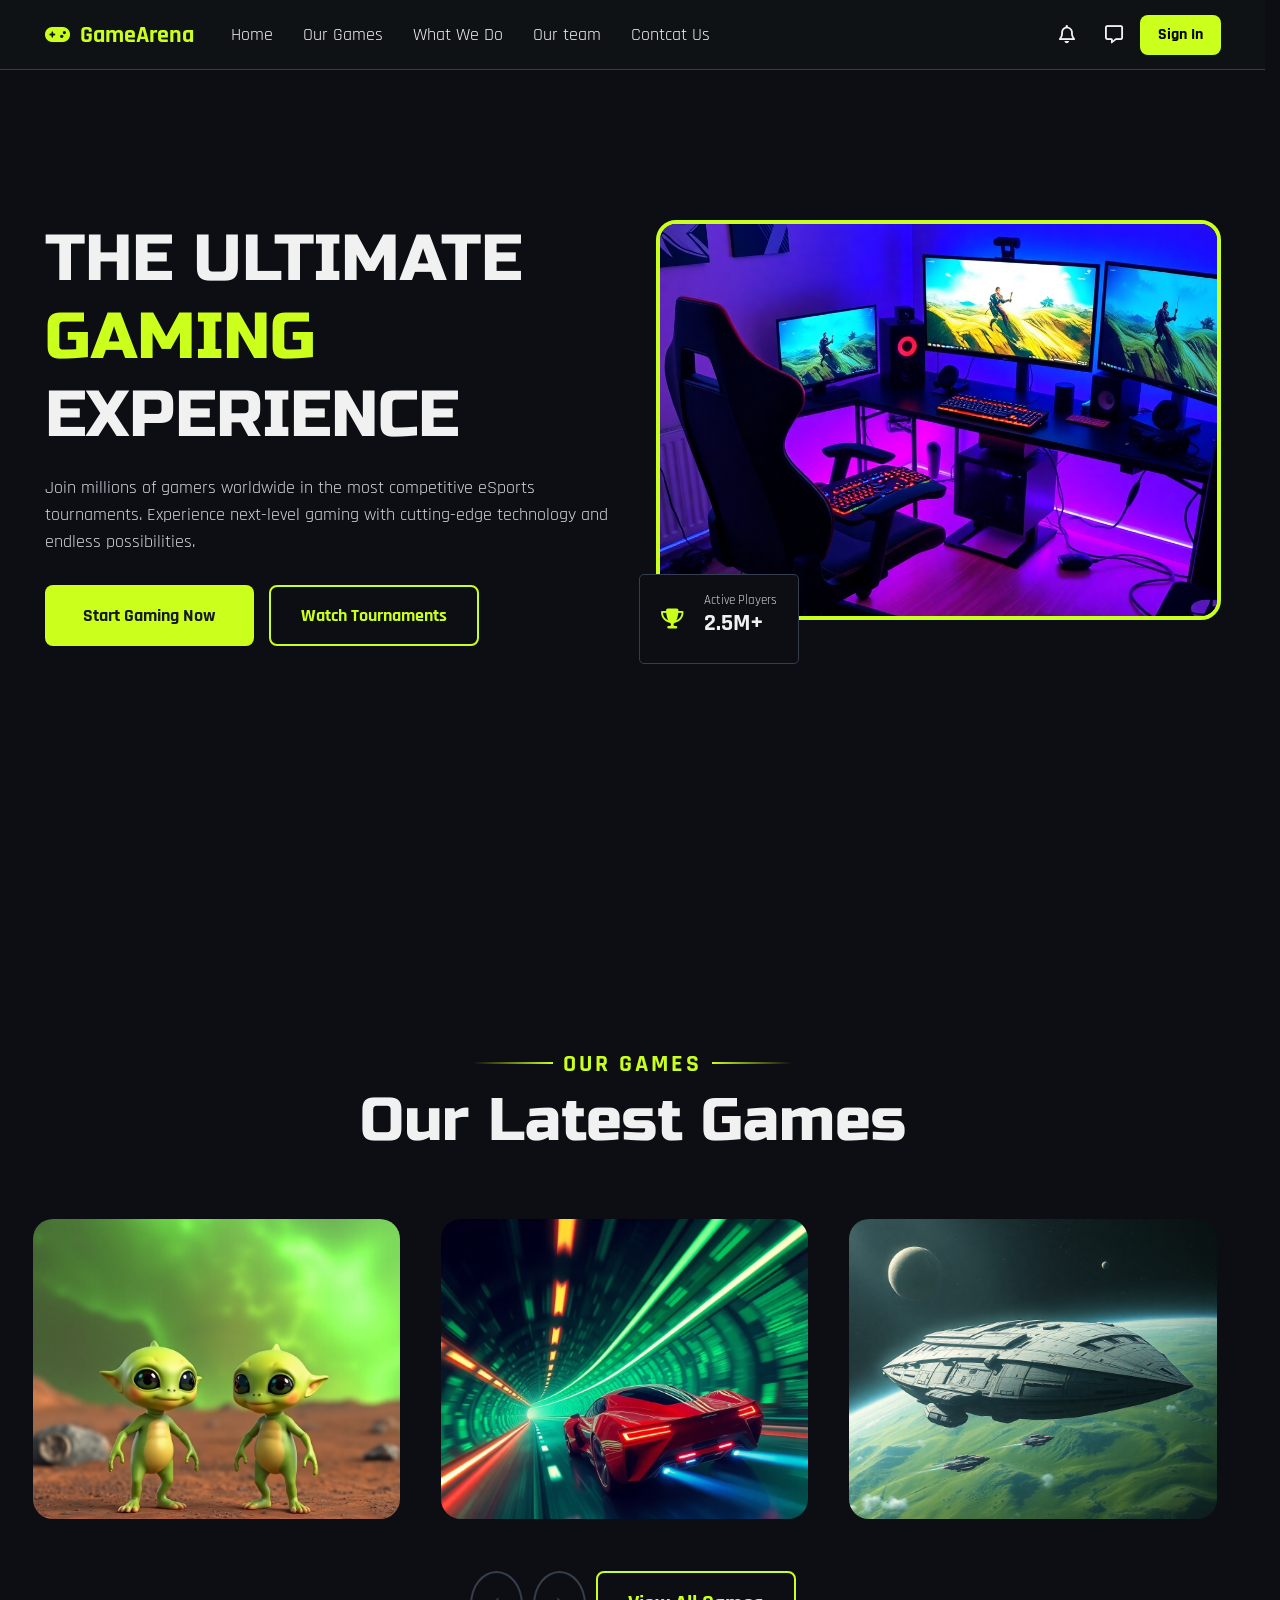
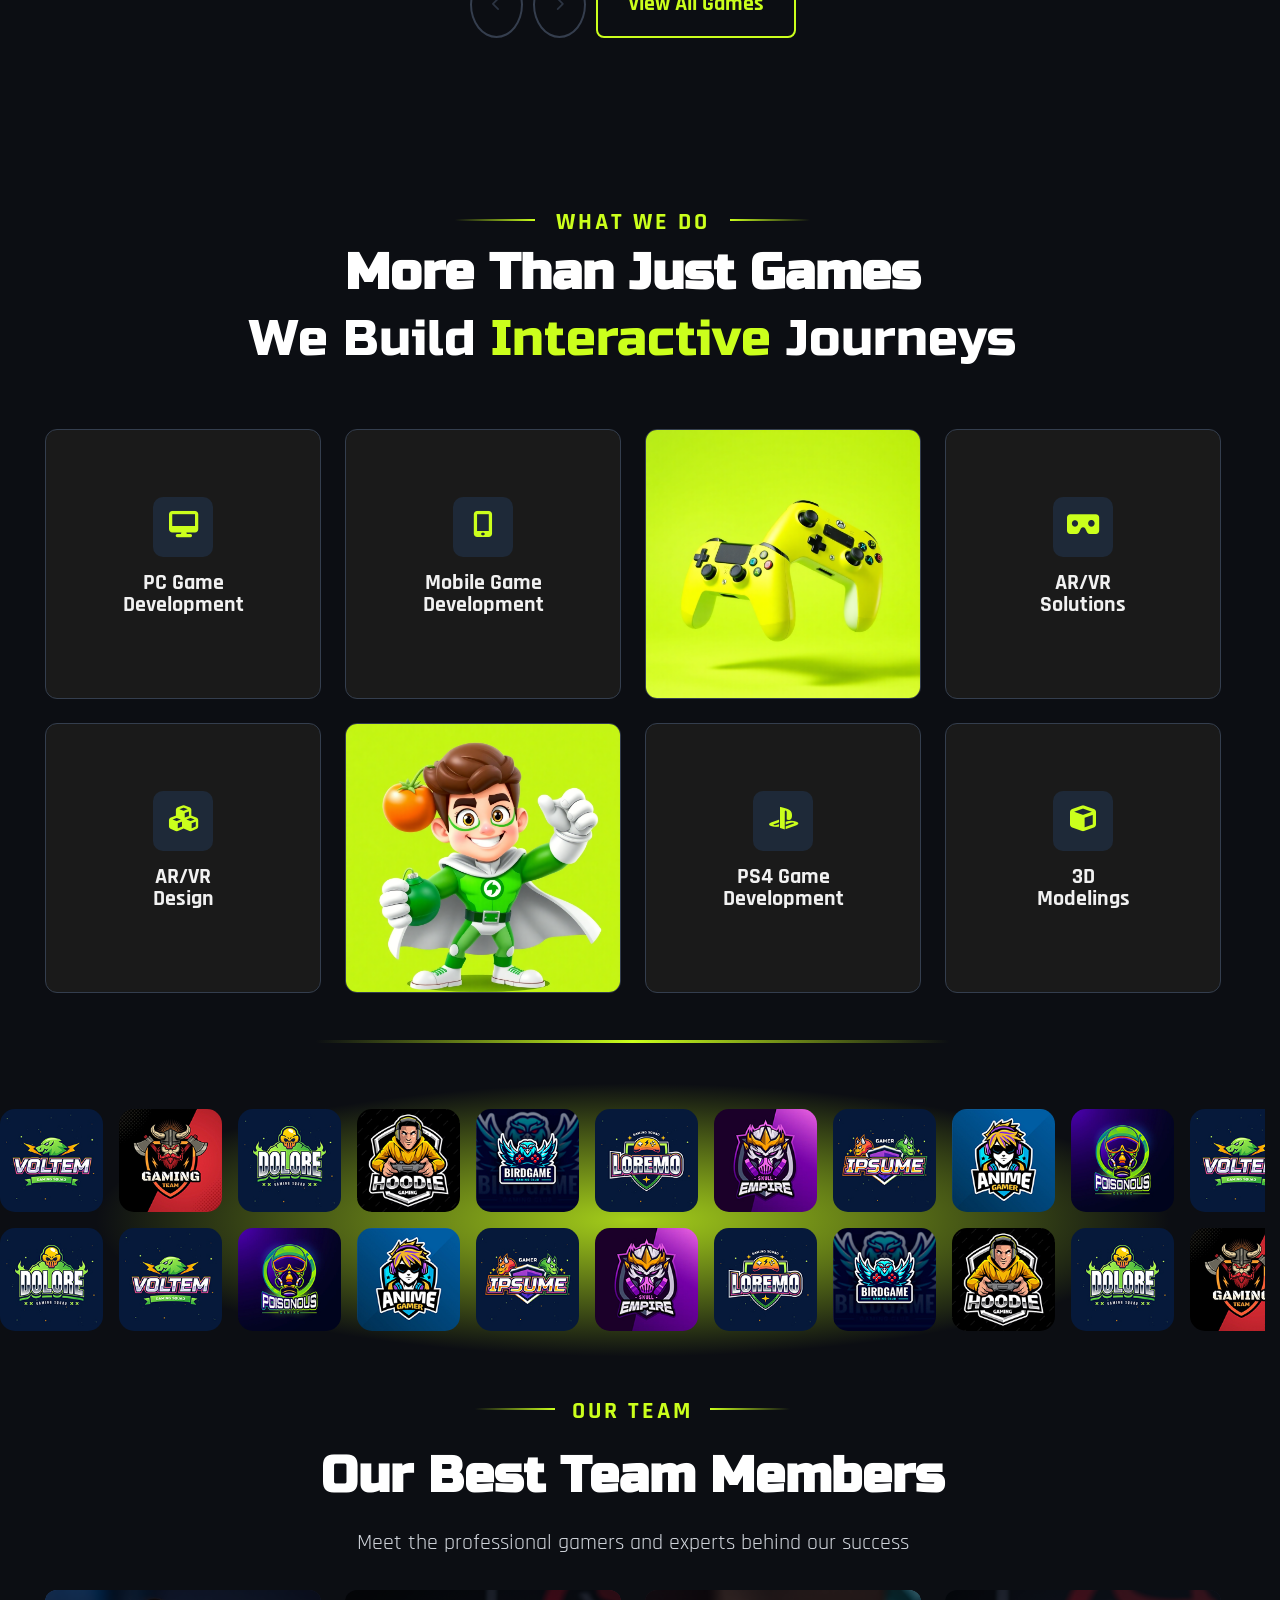
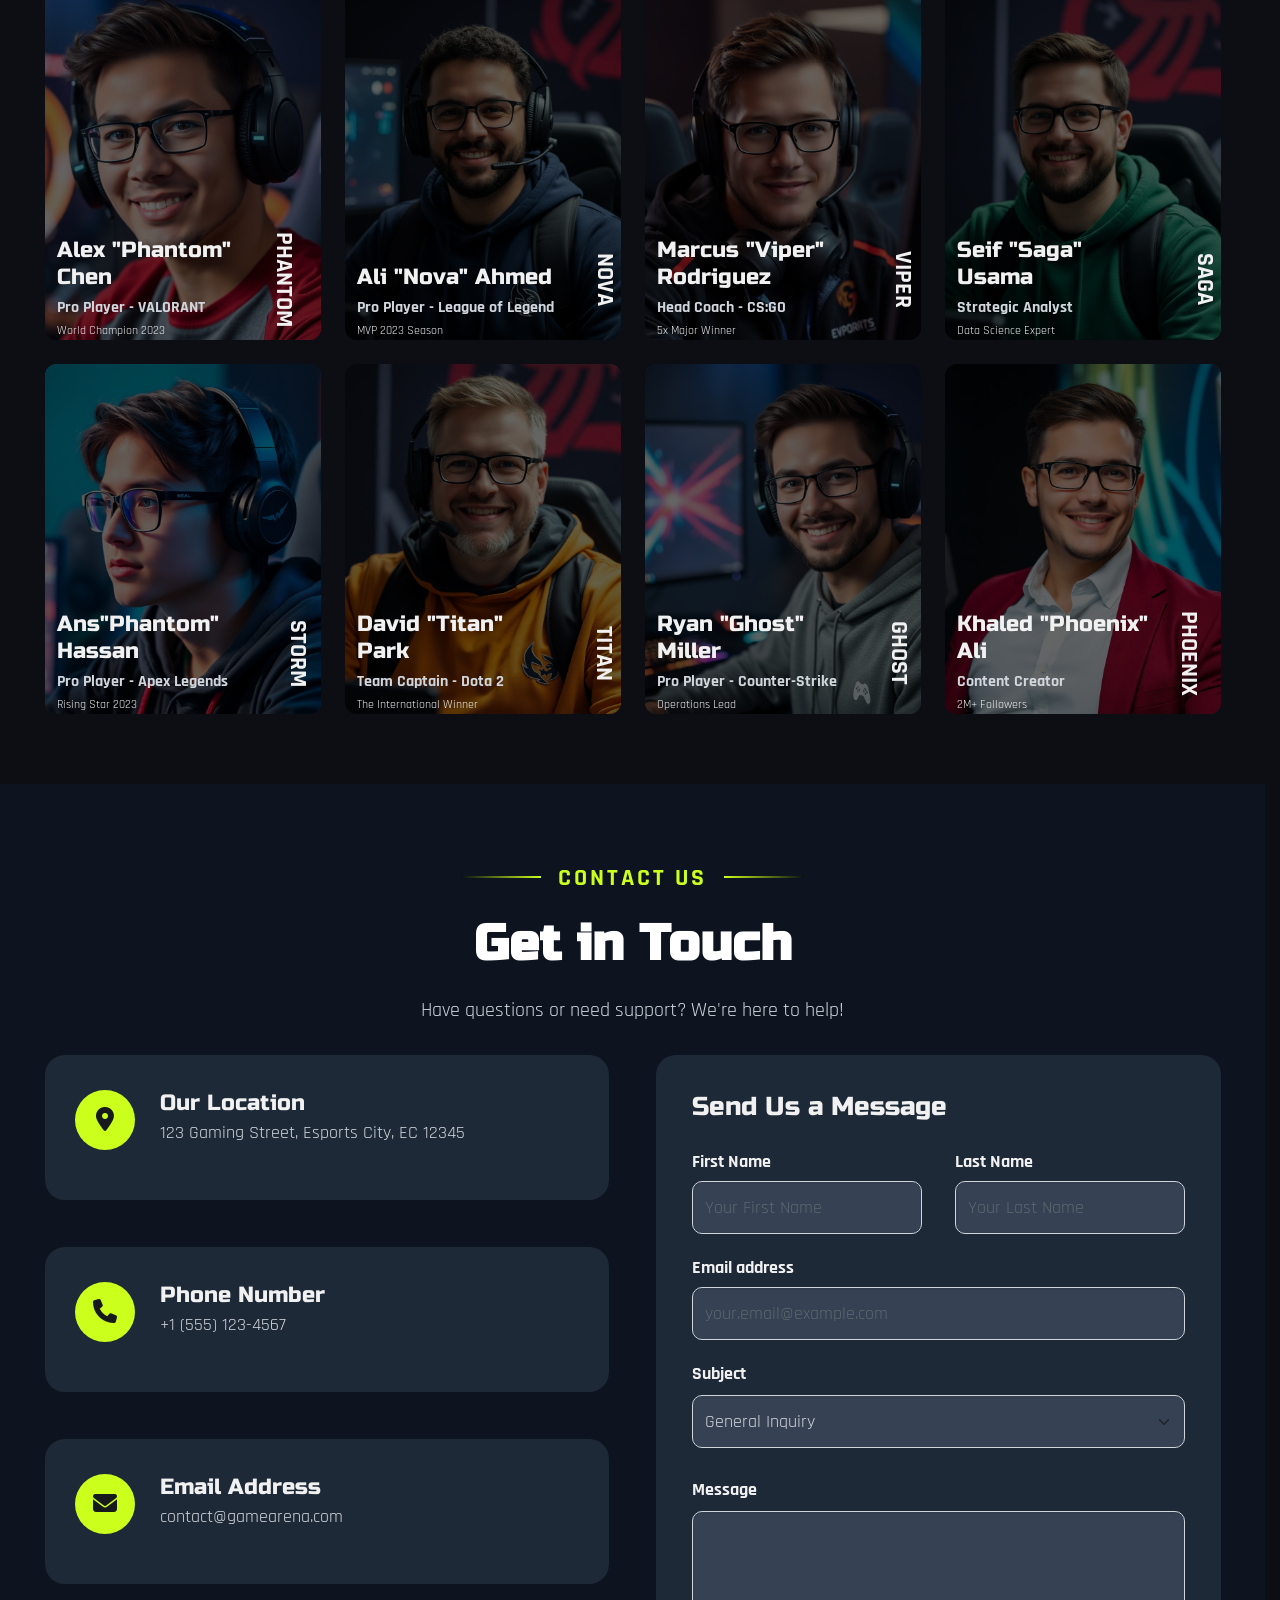
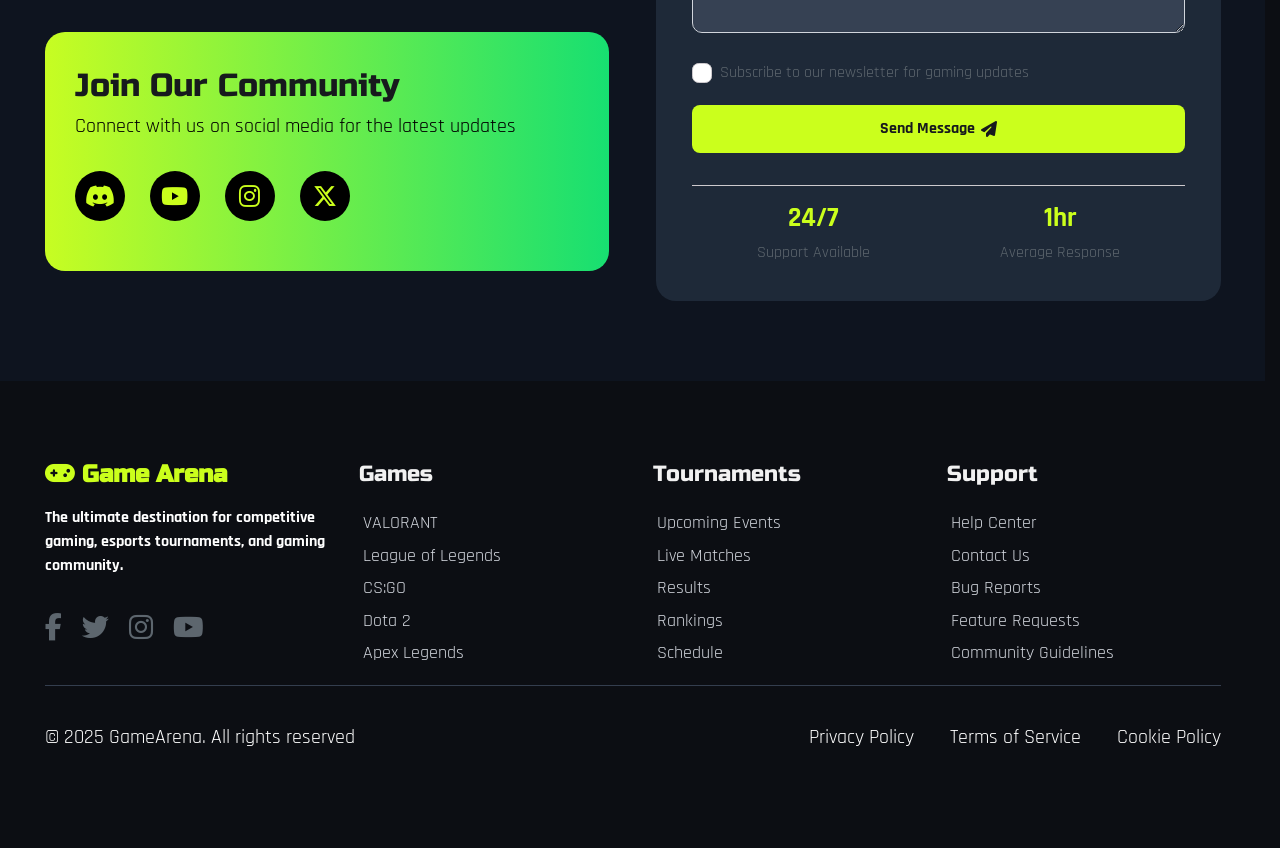
<file: index.html>
<html>

<head>
  <link rel="stylesheet" href="https://cdnjs.cloudflare.com/ajax/libs/font-awesome/6.7.2/css/all.min.css" />
  <link rel="stylesheet" href="css/bootstrap.min.css" />
  <link rel="stylesheet" href="css/style.css" />
  <link rel="icon" type="image/png" href="imags/logo.png" >
  <title>Games Website</title>
  <meta name="viewport" content="width=device-width, initial-scale=1.0" />
  <meta http-equiv="Content-Type" content="text/html;charset=UTF-8" />
</head>

<body>
  <nav class="navbar  lg:navbar-expand bg-1 ps-6 pe-6 " data-bs-theme="dark">
    <div class="container ">
      <a class="navbar-brand" href="#">
        <i class="fa-solid fa-gamepad"></i>
        GameArena
      </a>
      <button class="btn-icon navbar-toggler" type="button" data-bs-toggle="drawer" data-bs-target="#navbarDarkDrawer"
        aria-controls="navbarDarkDrawer" aria-expanded="false" aria-label="Toggle navigation">
        <span class="navbar-toggler-icon" aria-hidden="true"></span>
      </button>
      <dialog class="drawer drawer-end" tabindex="-1" id="navbarDarkDrawer" aria-labelledby="navbarDarkDrawerLabel">
        <div class="drawer-header">
          <h5 class="drawer-title" id="navbarDarkDrawerLabel">Menu</h5>
          <button type="button" class="btn-close" data-bs-dismiss="drawer" aria-label="Close"></button>
        </div>
        <div class="drawer-body mb-2 md:mb-0">
          <ul class="nav navbar-nav me-auto ps-3 pt-2 pb-2">
            <li class="nav-item">
              <a class="nav-link " aria-current="page" href="#home">Home</a>
            </li>
            <li class="nav-item">
              <a class="nav-link" href="#our-games">Our Games</a>
            </li>
            <li class="nav-item">
              <a class="nav-link" href="#what-we-do">What We Do</a>
            </li>
            <li class="nav-item">
              <a class="nav-link" href="#our-team">Our team</a>
            </li>
            <li class="nav-item">
              <a class="nav-link" href="#contact-us">Contcat Us</a>
            </li>
          </ul>
          <div class="btns">
            <button type="button" class="btn-2 btn-text "><i class="fa-regular fa-bell"
                style="font-size: 18px;"></i></button>
            <button type="button" class="btn-2 btn-text "><i class="fa-regular fa-message"
                style="font-size: 18px;"></i></button>
            <button type="button" class="btn btn-solid btn-sign ">Sign In</button>
          </div>
        </div>
    </div>
    </dialog>
    </div>
  </nav>
  <section class="home" id="home">
    <div class="container">
      <div class="inner d-flex justify-content-between align-content-center flex-wrap">
        <div class="text-content w-50">
          <h1>
            <span class="d-block">THE ULTIMATE</span>
            <span class="d-block different-color">GAMING</span>
            <span class="d-block">EXPERIENCE</span>
          </h1>
          <p>Join millions of gamers worldwide in the most competitive eSports tournaments. Experience next-level gaming
            with cutting-edge technology and endless possibilities.</p>
          <div class="buttons d-flex flex-wrap">
            <button type="button" class="btn btn-solid btn-start ">Start Gaming Now</button>
            <button type="button" class="btn btn-watch">Watch Tournaments</button>
          </div>
        </div>
        <div class="position-relative side-imges">
          <div class="img-content  ">
            <img src="imags/hero-img (1).png" alt="">
          </div>
          <div
            class="poster d-flex position-absolute  justify-content-evenly align-items-center align-content-center flex-wrap">
            <i class="fa-solid fa-trophy"></i>
            <p>
              <span class="d-block first-line">Active Players</span>
              <span class="d-block second-line">2.5M+</span>
            </p>
          </div>
        </div>
      </div>
    </div>
  </section>
  <section class="our-games " id="our-games">
    <div class="container ">
      <div id="carouselEndsWrap" class="carousel slide w-100 " data-bs-ends="false">
        <div class="title d-flex flex-column justify-content-between align-items-center">
          <h4>OUR GAMES</h4>
          <h1>Our Latest Games</h1>
        </div>

        <div class="carousel-inner rounded-5">
          <div class="carousel-item active d-flex justify-content-between pe-5">

            <div class="item item-1 position-relative">
              <img src="imags/latest-games-1.png" class="d-block w-100" alt="...">
              <div
                class="upper-layer position-absolute top-0 end-0 start-0 bottom-0 z-5 d-flex flex-column  justify-content-between p-4">
                <div class="position-relative ">
                  <div class="move d-flex flex-row position-absolute">
                    <span><i class="fa-solid fa-gamepad"></i> ADVENTURE</span>
                    <span><i class="fa-solid fa-users"></i> MULTIPLAYER</span>
                  </div>
                </div>
                <div class="move-2 position-relative">
                  <p class="posiion-absolute">Alien Companions</p>
                </div>
              </div>
            </div>

            <div class="item item-2 position-relative">
              <img src="imags/latest-games-2.png" class="d-block w-100" alt="...">
              <div
                class="upper-layer position-absolute top-0 end-0 start-0 bottom-0 z-5 d-flex flex-column  justify-content-between p-4">
                <div class="position-relative ">
                  <div class="move d-flex flex-row position-absolute">
                    <span><i class="fa-solid fa-gamepad"></i> ADVENTURE</span>
                    <span><i class="fa-solid fa-users"></i> MULTIPLAYER</span>
                  </div>
                </div>
                <div class="move-2 position-relative">
                  <p class="posiion-absolute">Alien Companions</p>
                </div>
              </div>
            </div>

            <div class="item item-3 position-relative">
              <img src="imags/latest-games-3.png" class="d-block w-100" alt="...">
              <div
                class="upper-layer position-absolute top-0 end-0 start-0 bottom-0 z-5 d-flex flex-column  justify-content-between p-4">
                <div class="position-relative ">
                  <div class="move d-flex flex-row position-absolute">
                    <span><i class="fa-solid fa-gamepad"></i> ADVENTURE</span>
                    <span><i class="fa-solid fa-users"></i> MULTIPLAYER</span>
                  </div>
                </div>
                <div class="move-2 position-relative">
                  <p class="posiion-absolute">Alien Companions</p>
                </div>
              </div>
            </div>

          </div>

          <div class="carousel-item d-flex justify-content-between pe-5">
            <div class="item item-1 position-relative">
              <img src="imags/latest-games-4.png" class="d-block w-100" alt="...">
              <div
                class="upper-layer position-absolute top-0 end-0 start-0 bottom-0 z-5 d-flex flex-column  justify-content-between p-4">
                <div class="position-relative ">
                  <div class="move d-flex flex-row position-absolute">
                    <span><i class="fa-solid fa-gamepad"></i> ADVENTURE</span>
                    <span><i class="fa-solid fa-users"></i> MULTIPLAYER</span>
                  </div>
                </div>
                <div class="move-2 position-relative">
                  <p class="posiion-absolute">Alien Companions</p>
                </div>
              </div>
            </div>
            <div class="item item-2 position-relative">
              <img src="imags/latest-games-5.png" class="d-block w-100" alt="...">
              <div
                class="upper-layer position-absolute top-0 end-0 start-0 bottom-0 z-5 d-flex flex-column  justify-content-between p-4">
                <div class="position-relative ">
                  <div class="move d-flex flex-row position-absolute">
                    <span><i class="fa-solid fa-gamepad"></i> ADVENTURE</span>
                    <span><i class="fa-solid fa-users"></i> MULTIPLAYER</span>
                  </div>
                </div>
                <div class="move-2 position-relative">
                  <p class="posiion-absolute">Alien Companions</p>
                </div>
              </div>
            </div>
            <div class="item item-3 position-relative">
              <img src="imags/latest-games-6.png" class="d-block w-100" alt="...">
              <div
                class="upper-layer position-absolute top-0 end-0 start-0 bottom-0 z-5 d-flex flex-column  justify-content-between p-4">
                <div class="position-relative ">
                  <div class="move d-flex flex-row position-absolute">
                    <span><i class="fa-solid fa-gamepad"></i> ADVENTURE</span>
                    <span><i class="fa-solid fa-users"></i> MULTIPLAYER</span>
                  </div>
                </div>
                <div class="move-2 position-relative">
                  <p class="posiion-absolute">Alien Companions</p>
                </div>
              </div>
            </div>
          </div>

          <div class="carousel-item d-flex justify-content-between pe-3">
            <div class="item item-1 position-relative">
              <img src="imags/latest-games-7.png" class="d-block w-100" alt="...">
              <div
                class="upper-layer position-absolute top-0 end-0 start-0 bottom-0 z-5 d-flex flex-column  justify-content-between p-4">
                <div class="position-relative ">
                  <div class="move d-flex flex-row position-absolute">
                    <span><i class="fa-solid fa-gamepad"></i> ADVENTURE</span>
                    <span><i class="fa-solid fa-users"></i> MULTIPLAYER</span>
                  </div>
                </div>
                <div class="move-2 position-relative">
                  <p class="posiion-absolute">Alien Companions</p>
                </div>
              </div>
            </div>
            <div class="item item-2 position-relative">
              <img src="imags/latest-games-8.png" class="d-block w-100" alt="...">
              <div
                class="upper-layer position-absolute top-0 end-0 start-0 bottom-0 z-5 d-flex flex-column  justify-content-between p-4">
                <div class="position-relative ">
                  <div class="move d-flex flex-row position-absolute">
                    <span><i class="fa-solid fa-gamepad"></i> ADVENTURE</span>
                    <span><i class="fa-solid fa-users"></i> MULTIPLAYER</span>
                  </div>
                </div>
                <div class="move-2 position-relative">
                  <p class="posiion-absolute">Alien Companions</p>
                </div>
              </div>
            </div>
            <div class="item item-3 position-relative">
              <img src="imags/latest-games-9.png" class="d-block w-100" alt="...">
              <div
                class="upper-layer position-absolute top-0 end-0 start-0 bottom-0 z-5 d-flex flex-column  justify-content-between p-4">
                <div class="position-relative ">
                  <div class="move d-flex flex-row position-absolute">
                    <span><i class="fa-solid fa-gamepad"></i> ADVENTURE</span>
                    <span><i class="fa-solid fa-users"></i> MULTIPLAYER</span>
                  </div>
                </div>
                <div class="move-2 position-relative">
                  <p class="posiion-absolute">Alien Companions</p>
                </div>
              </div>
            </div>
          </div>

        </div>
        <div class="sum-btn d-flex flex-row flex-wrap justify-content-center">

          <button class="btn-icon btn-sm" type="button" data-bs-target="#carouselEndsWrap" data-bs-slide="prev">

            <i class="fa-solid fa-chevron-left"></i>
          </button>

          <button class="btn-icon btn-sm" type="button" data-bs-target="#carouselEndsWrap" data-bs-slide="next">

            <i class="fa-solid fa-chevron-right"></i>
          </button>

          <button type="button" class="btn btn-view">View All Games</button>

        </div>
      </div>
    </div>
  </section>
  <section class="what-we-do" id="what-we-do">
    <div class="container">
      <div class="title d-flex flex-column justify-content-between align-items-center">
        <h4>WHAT WE DO</h4>
        <h1>More Than Just Games</h1>
        <h2>We Build <span>Interactive</span> Journeys</h2>
      </div>
      <div class="grid  text-center xs:grid-cols-1 sm:grid-cols-1 md:grid-cols-2 lg:grid-cols-4">
        <div class="card d-flex flex-column justify-content-center align-items-center position-relative ">
          <div class="upper-layer position-absolute ">
            <div class="top-arrow position-absolute"></div>
            <div class="bottom-arrow position-absolute"></div>
          </div>
          <i class="fa-solid fa-desktop"></i>
          <span>PC Game</span>
          <p>Development</p>
        </div>
        <div class="card d-flex flex-column justify-content-center align-items-center">
          <div class="upper-layer position-absolute ">
            <div class="top-arrow position-absolute"></div>
            <div class="bottom-arrow position-absolute"></div>
          </div>
          <i class="fa-solid fa-mobile-screen-button"></i>
          <span>Mobile Game</span>
          <p>Development</p>
        </div>

        <div class="card">
          <img src="imags/what-we-do-1.png" alt="">
        </div>
        <div class="card d-flex flex-column justify-content-center align-items-center">
          <div class="upper-layer position-absolute ">
            <div class="top-arrow position-absolute"></div>
            <div class="bottom-arrow position-absolute"></div>
          </div>
          <i class="fa-solid fa-vr-cardboard"></i>
          <span>AR/VR</span>
          <p>Solutions</p>
        </div>
        <div class="card d-flex flex-column justify-content-center align-items-center">
          <div class="upper-layer position-absolute ">
            <div class="top-arrow position-absolute"></div>
            <div class="bottom-arrow position-absolute"></div>
          </div>
          <i class="fa-solid fa-cubes"></i>
          <span>AR/VR</span>
          <p>Design</p>
        </div>

        <div class="card">
          <img src="imags/what-we-do-2.png" alt="">
        </div>
        <div class="card d-flex flex-column justify-content-center align-items-center">
          <div class="upper-layer position-absolute ">
            <div class="top-arrow position-absolute"></div>
            <div class="bottom-arrow position-absolute"></div>
          </div>
          <i class="fa-brands fa-playstation"></i>
          <span>PS4 Game</span>
          <p>Development</p>
        </div>
        <div class="card d-flex flex-column justify-content-center align-items-center">
          <div class="upper-layer position-absolute ">
            <div class="top-arrow position-absolute"></div>
            <div class="bottom-arrow position-absolute"></div>
          </div>
          <i class="fa-solid fa-cube"></i>
          <span>3D</span>
          <p>Modelings</p>
        </div>
      </div>
    </div>
  </section>
  <section class="logo-marquee py-5 mt-5 mb-5">

    <div class="marquee-row mb-5">
      <div class="marquee-track left">

        <div class="marquee-group">
          <img src="imags/logo-1.jpg" alt="Logo">
          <img src="imags/logo-2.jpg" alt="Logo">
          <img src="imags/logo-3.jpg" alt="Logo">
          <img src="imags/logo-4.jpg" alt="Logo">
          <img src="imags/logo-5.jpg" alt="Logo">
          <img src="imags/logo-6.jpg" alt="Logo">
          <img src="imags/logo-7.jpg" alt="Logo">
          <img src="imags/logo-8.jpg" alt="Logo">
          <img src="imags/logo-9.jpg" alt="Logo">
          <img src="imags/logo-10.jpg" alt="Logo">
          <img src="imags/logo-11.jpg" alt="Logo">
          <img src="imags/logo-12.jpg" alt="Logo">
        </div>


        <div class="marquee-group">
          <img src="imags/logo-1.jpg" alt="Logo">
          <img src="imags/logo-2.jpg" alt="Logo">
          <img src="imags/logo-3.jpg" alt="Logo">
          <img src="imags/logo-4.jpg" alt="Logo">
          <img src="imags/logo-5.jpg" alt="Logo">
          <img src="imags/logo-6.jpg" alt="Logo">
          <img src="imags/logo-7.jpg" alt="Logo">
          <img src="imags/logo-8.jpg" alt="Logo">
          <img src="imags/logo-9.jpg" alt="Logo">
          <img src="imags/logo-10.jpg" alt="Logo">
          <img src="imags/logo-11.jpg" alt="Logo">
          <img src="imags/logo-12.jpg" alt="Logo">
        </div>

      </div>
    </div>



    <div class="marquee-row">
      <div class="marquee-track right">

        <div class="marquee-group">
          <img src="imags/logo-12.jpg" alt="Logo">
          <img src="imags/logo-11.jpg" alt="Logo">
          <img src="imags/logo-10.jpg" alt="Logo">
          <img src="imags/logo-9.jpg" alt="Logo">
          <img src="imags/logo-8.jpg" alt="Logo">
          <img src="imags/logo-7.jpg" alt="Logo">
          <img src="imags/logo-6.jpg" alt="Logo">
          <img src="imags/logo-5.jpg" alt="Logo">
          <img src="imags/logo-4.jpg" alt="Logo">
          <img src="imags/logo-3.jpg" alt="Logo">
          <img src="imags/logo-2.jpg" alt="Logo">
          <img src="imags/logo-1.jpg" alt="Logo">
        </div>


        <div class="marquee-group">
          <img src="imags/logo-12.jpg" alt="Logo">
          <img src="imags/logo-11.jpg" alt="Logo">
          <img src="imags/logo-10.jpg" alt="Logo">
          <img src="imags/logo-9.jpg" alt="Logo">
          <img src="imags/logo-8.jpg" alt="Logo">
          <img src="imags/logo-7.jpg" alt="Logo">
          <img src="imags/logo-6.jpg" alt="Logo">
          <img src="imags/logo-5.jpg" alt="Logo">
          <img src="imags/logo-4.jpg" alt="Logo">
          <img src="imags/logo-3.jpg" alt="Logo">
          <img src="imags/logo-2.jpg" alt="Logo">
          <img src="imags/logo-1.jpg" alt="Logo">
        </div>

      </div>
    </div>

  </section>
  <section class="our-team " id="our-team">
    <div class="container">
      <div class="title d-flex flex-column justify-content-between align-items-center">
        <h4 class=" sm:text-center ps-3 pe-3">OUR TEAM</h4>
        <h1>Our Best Team Members</h1>
        <p class="sm:text-center md:text-center">Meet the professional gamers and experts behind our success</p>
      </div>
      <div class="grid text-center xs:grid-cols-1 sm:grid-cols-1 md:grid-cols-2 lg:grid-cols-4">
        <div class="card card-1 d-flex flex-row justify-content-between  align-items-end position-relative ">
          <div class="text-card d-flex flex-column justify-content-end align-items-start h-100 ms-4 ">
            <h2>Alex "Phantom" Chen</h2>
            <p class="fw-bold">Pro Player - VALORANT</p>
            <span class="fs-xs dif-color">World Champion 2023</span>
          </div>
          <div class="vertical-text position-relative">
            <h5 class="position-absolute ">PHANTOM</h5>
          </div>
        </div>
        <div class="card card-2 d-flex flex-row justify-content-between  align-items-end position-relative ">
          <div class="text-card d-flex flex-column justify-content-end align-items-start h-100 ms-4 ">
            <h2>Ali "Nova" Ahmed</h2>
            <p class="fw-bold text-start">Pro Player - League of Legend</p>
            <span class="fs-xs dif-color">MVP 2023 Season</span>
          </div>
          <div class="vertical-text position-relative">
            <h5 class="position-absolute ">NOVA</h5>
          </div>
        </div>
        <div class="card card-3 d-flex flex-row justify-content-between  align-items-end position-relative ">
          <div class="text-card d-flex flex-column justify-content-end align-items-start h-100 ms-4 ">
            <h2>Marcus "Viper" Rodriguez</h2>
            <p class="fw-bold">Head Coach - CS:GO</p>
            <span class="fs-xs dif-color">5x Major Winner</span>
          </div>
          <div class="vertical-text position-relative">
            <h5 class="position-absolute ">VIPER</h5>
          </div>
        </div>
        <div class="card card-4 d-flex flex-row justify-content-between  align-items-end position-relative ">
          <div class="text-card d-flex flex-column justify-content-end align-items-start h-100 ms-4 ">
            <h2>Seif "Saga" Usama</h2>
            <p class="fw-bold">Strategic Analyst</p>
            <span class="fs-xs dif-color">Data Science Expert</span>
          </div>
          <div class="vertical-text position-relative">
            <h5 class="position-absolute ">SAGA</h5>
          </div>
        </div>
        <div class="card card-5 d-flex flex-row justify-content-between  align-items-end position-relative ">
          <div class="text-card d-flex flex-column justify-content-end align-items-start h-100 ms-4 ">
            <h2>Ans"Phantom" Hassan</h2>
            <p class="fw-bold">Pro Player - Apex Legends</p>
            <span class="fs-xs dif-color">Rising Star 2023</span>
          </div>
          <div class="vertical-text position-relative">
            <h5 class="position-absolute ">STORM</h5>
          </div>
        </div>
        <div class="card card-6 d-flex flex-row justify-content-between  align-items-end position-relative ">
          <div class="text-card d-flex flex-column justify-content-end align-items-start h-100 ms-4 ">
            <h2>David "Titan" Park</h2>
            <p class="fw-bold">Team Captain - Dota 2 </p>
            <span class="fs-xs dif-color">The International Winner</span>
          </div>
          <div class="vertical-text position-relative">
            <h5 class="position-absolute ">TITAN</h5>
          </div>
        </div>
        <div class="card card-7 d-flex flex-row justify-content-between  align-items-end position-relative ">
          <div class="text-card d-flex flex-column justify-content-end align-items-start h-100 ms-4 ">
            <h2>Ryan "Ghost" Miller</h2>
            <p class="fw-bold">Pro Player - Counter-Strike </p>
            <span class="fs-xs dif-color">Operations Lead</span>
          </div>
          <div class="vertical-text position-relative">
            <h5 class="position-absolute ">GHOST</h5>
          </div>
        </div>
        <div class="card card-8 d-flex flex-row justify-content-between  align-items-end position-relative ">
          <div class="text-card d-flex flex-column justify-content-end align-items-start h-100 ms-4 ">
            <h2>Khaled "Phoenix" Ali</h2>
            <p class=" fw-bold">Content Creator</p>
            <span class="fs-xs dif-color">2M+ Followers</span>
          </div>
          <div class="vertical-text position-relative">
            <h5 class="position-absolute ">PHOENIX</h5>
          </div>
        </div>
      </div>
  </section>
  <section class="contact-us" id="contact-us">
    <div class="container">
      <div class="title d-flex flex-column justify-content-between align-items-center ">
        <h4>CONTACT US</h4>
        <h1>Get in Touch</h1>
        <p>Have questions or need support? We're here to help!</p>
      </div>
      <div class="d-flex flex-row justify-content-between flex-wrap">
        <div class="left-side d-flex flex-column justify-content-between align-items-center ">
          <div class="contact-card d-flex  w-100">
            <div>
              <i class="fa-solid fa-location-dot"></i>
            </div>
            <div>
              <h3>Our Location</h3>
              <span>123 Gaming Street, Esports City, EC 12345</span>
            </div>
          </div>
          <div class="contact-card d-flex  w-100">
            <div>
              <i class="fa-solid fa-phone"></i>
            </div>
            <div>
              <h3>Phone Number</h3>
              <span>+1 (555) 123-4567</span>
            </div>
          </div>
          <div class="contact-card d-flex  w-100">
            <div>
              <i class="fa-solid fa-envelope"></i>
            </div>
            <div>
              <h3>Email Address</h3>
              <span>contact@gamearena.com</span>
            </div>
          </div>
          <div class="card contact-card w-100">
            <div>
              <h2 class="card-title ">Join Our Community</h2>
              <p class="card-text fg-black">Connect with us on social media for the latest updates</p>
              <div class="social-icons d-flex justify-content-start align-items-center">
                <i class="fa-brands fa-discord"></i>
                <i class="fa-brands fa-youtube"></i>
                <i class="fa-brands fa-instagram"></i>
                <i class="fa-brands fa-x-twitter"></i>
              </div>
            </div>
          </div>
        </div>
        <div class="right-side w-50 ">
          <div class="container p-10">
            <h3>Send Us a Message</h3>
            <div class="d-flex justify-content-between   sm:flex-nowrap  flex-wrap overflow-hidden">
              <div>
                <label for="FirstName" class="form-label mb-2 name">First Name</label>
                <input type="text" class="form-control p-4  name" id="FirstName" placeholder="Your First Name">
              </div>
              <div>
                <label for="LastName" class="form-label mb-2 name">Last Name</label>
                <input type="text" class="form-control p-4  name" id="LastName" placeholder="Your Last Name">
              </div>
            </div>
            <label for="Email" class="form-label mb-2 ">Email address</label>
            <input type="email" class="form-control p-4" id="Email" placeholder="your.email@example.com">
            <div class="form-field">
              <label for="exampleFormControlSelect2" class="form-label">Subject</label>
              <select class="form-control p-4" id="exampleFormControlSelect2">
                <option>General Inquiry</option>
                <option value="1">Technical Support</option>
                <option value="2">Technical Issue</option>
                <option value="3">Partneship</option>
                <option value="4">Media Request</option>
              </select>
              <div class="form-field">
                <label for="exampleFormControlTextarea2" class="form-label">Message</label>
                <textarea class="form-control" id="exampleFormControlTextarea2" rows="4"></textarea>
              </div>
              <div class="form-field">
                <input type="checkbox" id="checkLabel" class="check" />
                <label for="checkLabel" class="fg-3">Subscribe to our newsletter for gaming updates</label>
              </div>
              <button type="submit" class="btn btn-solid btn-submit p-4 fw-bold fs-md mt-4 mb-5 ">Send Message<i
                  class="fa-solid fa-paper-plane"></i></button>
            </div>
            <hr>
            <div class="d-flex justify-content-around text-center mt-5">
              <div>
                <h5 class="fs-xl fw-bold">24/7</h5>
                <span class="fg-3">Support Available</span>
              </div>
              <div>
                <h5 class="fs-xl fw-bold"> 1hr </h5>
                <span class="fg-3"> Average Response</span>
              </div>
            </div>
          </div>
        </div>
      </div>
  </section>
  <section class="footer">
    <div class="container ">
      <div class="content d-flex  flex-row justify-content-between align-items-start flex-wrap">
        <div class="col w-25">
          <h1 class="mb-5"><i class="fa-solid fa-gamepad"></i> Game Arena</h1>
          <p class="fg-white fs-md fw-bold mb-10">The ultimate destination for competitive gaming, esports tournaments,
            and gaming community.</p>
          <div class="social-icons">
            <a href="#" class=" fg-3 fs-xl me-5"><i class="fab fa-facebook-f"></i></a>
            <a href="#" class=" fg-3 fs-xl me-5"><i class="fab fa-twitter"></i></a>
            <a href="#" class=" fg-3 fs-xl me-5"><i class="fab fa-instagram"></i></a>
            <a href="#" class=" fg-3 fs-xl me-5"><i class="fab fa-youtube"></i></a>
          </div>
        </div>
        <div class="col w-25">
          <h3>Games</h3>
          <ul>
            <li><a href="#">VALORANT</a></li>
            <li><a href="#">League of Legends</a></li>
            <li><a href="#">CS:GO</a></li>
            <li><a href="#">Dota 2</a></li>
            <li><a href="#">Apex Legends</a></li>
          </ul>
        </div>
        <div class="col w-25">
          <h3>Tournaments</h3>
          <ul>
            <li><a href="#">Upcoming Events</a></li>
            <li><a href="#">Live Matches</a></li>
            <li><a href="#">Results</a></li>
            <li><a href="#">Rankings</a></li>
            <li><a href="#">Schedule</a></li>
          </ul>
        </div>
        <div class="col w-25">
          <h3>Support</h3>
          <ul>
            <li><a href="#">Help Center</a></li>
            <li><a href="#">Contact Us</a></li>
            <li><a href="#">Bug Reports</a></li>
            <li><a href="#">Feature Requests</a></li>
            <li><a href="#">Community Guidelines</a></li>
          </ul>
        </div>
      </div>
      <div class="ending d-flex  flex-row justify-content-between align-items-start  mt-10">
        <div>
          <p class="fg-white fs-lg">© 2025 GameArena. All rights reserved</p>
        </div>
        <div class="end d-flex  flex-row justify-content-between align-items-start flex-wrap ">
          <a href="#" class="fg-white fs-lg me-10px">Privacy Policy</a>
          <a href="#" class="fg-white fs-lg me-10px">Terms of Service</a>
          <a href="#" class="fg-white fs-lg">Cookie Policy</a>
        </div>
      </div>
    </div>

  </section>

  <script type="module" src="js/bootstrap.bundle.js"></script>

  </script>
</body>

</html>
</file>
<file: css/style.css>
@font-face {
    font-family: "Rajdhani";
    src: url("../font/Rajdhani/Rajdhani-Light.ttf") format("truetype");
    font-weight: 300;
}

@font-face {
    font-family: "Rajdhani";
    src: url("../font/Rajdhani/Rajdhani-Regular.ttf") format("truetype");
    font-weight: 400;
}

@font-face {
    font-family: "Rajdhani";
    src: url("../font/Rajdhani/Rajdhani-Medium.ttf") format("truetype");
    font-weight: 500;
}

@font-face {
    font-family: "Rajdhani";
    src: url("../font/Rajdhani/Rajdhani-SemiBold.ttf") format("truetype");
    font-weight: 600;
}

@font-face {
    font-family: "Rajdhani";
    src: url("../font/Rajdhani/Rajdhani-Bold.ttf") format("truetype");
    font-weight: 700;
}

@font-face {
    font-family: "Russo_One";
    src: url("../font/Russo_One/RussoOne-Regular.ttf") format("truetype");
    font-weight: 400;
}

body {
    font-family: "Rajdhani", sans-serif;
    font-weight: 400;
    background-color: #0C0E13;
}

a,
ul,
li {
    text-decoration: none;
    list-style: none;
}

h1,
h2,
h3 {
    font-family: "Russo_One";
    font-weight: 400;
}

::selection {
    background-color: #CBFF1C;
    color: #0C0E13;
}

:root {
    --primary-color: rgb(203, 255, 28);
    --secondary-color: #0C0E13;
    --text-color: #F1F1F1;
    --secondary-text-color: #D1D5DC;
    --border-radius: 18px;
    scroll-behavior: smooth;

}

nav {
    border-bottom: 1px solid #343E4E;
}

.navbar .navbar-brand i {
    color: var(--primary-color);
    font-size: 20px;
    padding-right: 5px;
}

.navbar .navbar-brand {
    font-size: 24px;
    color: var(--primary-color);
    font-weight: 900;
}

.navbar .btns .btn-sign {
    background-color: var(--primary-color);
    color: #000;
    font-weight: 700;
    padding: 8px 18px;
}

nav ul li a {
    font-size: 18px;
    color: var(--text-color);
}

nav ul li a:hover {
    color: var(--primary-color);
}

.btn {
    position: relative;
    overflow: hidden;
}


.btn::after {
    content: "";
    position: absolute;
    inset: 0;
    background: rgba(0, 0, 0, 0.2);
    opacity: 0;
    transition: opacity 0.3s ease;
    z-index: 1;
    pointer-events: none;
}

.btn:hover {
    background-color: #CBFF1C !important;
    color: #000 !important;
}

.btn-2:hover {
    color: var(--primary-color);
}

.btn::before {
    content: "";
    position: absolute;
    top: 0;
    left: -100%;
    width: 50%;
    height: 100%;
    color: #000;
    background: linear-gradient(to right,
            transparent,
            rgba(255, 255, 255, 0.6),
            transparent);

    z-index: 2;
    pointer-events: none;
}


.btn:hover::after {
    opacity: 1;
}

.btn:hover::before {
    animation: shine 0.7s ease forwards;
}

.btn:not(:hover)::before {
    animation: shine-back 0.7s ease forwards;
}

@keyframes shine {
    from {
        left: -100%;
    }

    to {
        left: 150%;
    }
}

@keyframes shine-back {
    from {
        left: 150%;
    }

    to {
        left: -100%;
    }
}


.home {
    background: linear-gradient(rgba(0, 0, 0, 0.85)), url(../imags/hero-bg.jpg);
    background-size: cover;
    background-position: center;
    background-attachment: fixed;
    height: 100vh;
}

.home .inner {
    padding-top: 150px;
}

.home .inner .text-content h1 {
    color: var(--text-color);
    font-size: 65px;
    line-height: 1.2;
    margin-bottom: 20px;

}

.home .inner .text-content .different-color {
    color: var(--primary-color);
}

.home .inner .text-content p {
    color: var(--secondary-text-color);
    font-size: 18px;
    margin-bottom: 30px;
}

.home .inner .text-content .btn-start {
    background-color: var(--primary-color);
    font-size: 18px;
    font-weight: 700;
    padding: 15px 38px;
    margin-right: 15px;
}

.home .inner .text-content .btn-watch {
    font-size: 18px;
    font-weight: 700;
    padding: 15px 30px;
    color: var(--primary-color);
    border: 2px solid var(--primary-color);
    background-color: transparent;
}

.home .inner .side-imges {
    width: 48%;
}

.home .inner .img-content {
    width: 100%;
    height: 400px;
    border: 4px solid var(--primary-color);
    border-radius: 20px;
    overflow: hidden;
    flex-shrink: 0;
}

.home .inner .img-content img {
    width: 100%;
    height: 100%;
    object-fit: cover;
}

.home .inner .poster {
    background-color: #0C0E13;
    top: 83%;
    left: -3%;
    width: 160px;
    height: 90px;
    border-radius: 5px;
    border: 1px solid #343E4E;
    color: #F1F1F1;

}

.home .inner .poster i {
    color: var(--primary-color);
    font-size: 20px;
}

.home .inner .poster p {
    line-height: 1.2;
    padding-top: 10px;
}

.home .inner .poster .first-line {
    color: var(--secondary-text-color);
    font-size: 13px;
}

.home .inner .poster .second-line {
    color: var(--text-color);
    font-size: 24px;
    font-weight: 700;
}

.our-games {
    background-color: #0C0E13;
}

.our-games .container {
    padding: 80px 0px;

}

.our-games .container .carousel-item .item {
    width: 31%;
    height: 300px;
    border-radius: 20px;
    overflow: hidden;
}

.our-games .container .carousel-item .item img {
    object-fit: cover;

}

.container h4 {
    color: var(--primary-color);
    font-size: 24px;
    font-weight: 700;
    letter-spacing: 3px;
    position: relative;
}

.container h4::before {
    content: "";
    position: absolute;
    top: 40%;
    left: -65%;
    width: 80px;
    height: 2px;
    background: linear-gradient(to left, rgba(203, 255, 28), #0C0E13);
}

.container h4::after {
    content: "";
    position: absolute;
    top: 40%;
    right: -65%;
    width: 80px;
    height: 2px;
    background: linear-gradient(to right, rgba(203, 255, 28), #0C0E13);
}

.our-games .container .carousel h1 {
    color: var(--text-color);
    font-size: 60px;
    font-family: "Russo_One";
    margin-bottom: 50px;
}

.our-games .container .item img {
    transition: transform 0.3s ease;
}

.our-games .container .item:hover img {
    transform: scale(1.1);
}

.our-games .container .item .upper-layer span {
    font-weight: 700;
    font-size: 14px;
    background-color: rgba(0, 0, 0, 0.7);
    border-radius: 10px;
    color: var(--text-color);
    padding: 2px 8px;
    margin-right: 5px;
}

.our-games .container .item .upper-layer .move {
    top: -40px;
    transition: transform 0.3s ease;
}

.our-games .container .item .upper-layer .move-2 {
    bottom: -60px;
    transition: transform 0.3s ease;
}

.our-games .container .item .upper-layer span i {
    color: var(--primary-color);
}

.our-games .container .item .upper-layer p {
    font-size: 20px;
    font-weight: 800;
}

.our-games .container .item .upper-layer {
    background: linear-gradient(to top, rgba(203, 255, 28, 0.9) 10%, rgba(203, 255, 28, 0.6) 20%, rgba(203, 255, 28, 0.4) 30%, rgba(203, 255, 28, 0.1) 40%, transparent 100%);
    border: 3px solid #CBFF1C;
    border-radius: 20px;
    opacity: 0;
}

.our-games .container .item .upper-layer:hover {
    opacity: 1;
}

.our-games .container .item .upper-layer:hover .move {
    transform: translateY(40px);
}

.our-games .container .item .upper-layer:hover .move-2 {
    transform: translateY(-60px);
}

.our-games .container .btn-view {
    font-size: 22px;
    font-weight: 700;
    padding: 15px 30px;
    color: var(--primary-color);
    border: 2px solid var(--primary-color);
    background-color: transparent;
}

.our-games .container .btn-icon {
    border-radius: 50%;
    padding: 0px 20px;
    background-color: transparent;
    border: 2px solid #353e4e;
    color: #2c3442;
    margin-right: 10px;
}

.our-games .container .btn-icon:hover {
    color: var(--primary-color);
    border: 2px solid var(--primary-color);
}

.our-games .container .sum-btn {
    padding: 40px 0;
    margin-bottom: 50px;
}

.what-we-do {
    background-color: #0C0E13;
    padding-bottom: 50px;
    position: relative;
}

.what-we-do::after {
    content: "";
    position: absolute;
    bottom: 0;
    left: 25%;
    width: 50%;
    height: 3px;
    background: linear-gradient(to left, #0C0E13, rgba(203, 255, 28), #0C0E13);

}

.what-we-do .container h1 {
    font-size: 50px;
    font-weight: 800;
    color: #fff;
}

.what-we-do .container h2 {
    font-size: 50px;
    font-weight: 100;
    color: #fff;
    margin-bottom: 60px;
}

.what-we-do .container h2 span {
    color: var(--primary-color)
}

.what-we-do .container .card {
    height: 270px;
    background-color: #1A1A1A;
    border: 1px solid #343E4E;
    overflow: hidden;
}

.what-we-do .container .card i {
    width: 60px;
    height: 60px;
    border-radius: 10px;
    font-size: 26px;
    background-color: #1E2938;
    color: var(--primary-color);
    padding-top: 15px;
    margin-bottom: 15px;

}

.what-we-do .container .card span,
.what-we-do .container p {
    color: var(--text-color);
    font-size: 22px;
    font-weight: 900;
    line-height: 1;
}

.what-we-do .container .card .upper-layer {
    width: 90%;
    height: 90%;
    z-index: 9;
    top: 5%;
    left: 5%;
    overflow: hidden;


}

.what-we-do .container .card .upper-layer .top-arrow {
    width: 40px;
    height: 40px;
    background-color: var(--primary-color);
    transform: rotate(45deg);
    top: -19px;
    left: -19px;
    opacity: 0;
}

.what-we-do .container .card .upper-layer .bottom-arrow {
    width: 40px;
    height: 40px;
    background-color: var(--primary-color);
    transform: rotate(45deg);
    bottom: -19px;
    right: -19px;
    opacity: 0;
}

.what-we-do .container .card:hover .top-arrow,
.what-we-do .container .card:hover .bottom-arrow {
    opacity: 1;
}

.what-we-do .container .card:hover {
    border: 1px solid var(--primary-color);
}

.what-we-do .container .card:hover i {
    background-color: var(--primary-color);
    color: #000;
}

.logo-marquee {
    overflow: hidden;
    background: radial-gradient(ellipse,
            rgba(203, 255, 28, 0.8),
            transparent 60%)#0C0E13;
    padding: 50px 0;
}


.logo-marquee .marquee-row {
    width: 100%;
    overflow: hidden;
}


.logo-marquee .marquee-row .marquee-track {
    display: flex;
    width: max-content;
    direction: ltr;
}


.logo-marquee .marquee-row .marquee-group {
    display: flex;
    flex-shrink: 0;
}


.logo-marquee .marquee-row .marquee-group img {
    width: 103px;
    height: 103px;
    object-fit: cover;
    border-radius: 15px;
    margin-right: 16px;
}


.logo-marquee .marquee-row .marquee-track.left {
    animation: move-left 25s linear infinite;
}


.logo-marquee .marquee-row .marquee-track.right {
    animation: move-right 25s linear infinite;
}


@keyframes move-left {
    from {
        transform: translateX(0);
    }

    to {
        transform: translateX(-50%);
    }
}


@keyframes move-right {
    from {
        transform: translateX(-50%);
    }

    to {
        transform: translateX(0);
    }
}

.our-team {
    padding-bottom: 70px;
}

.our-team .container h1 {
    font-size: 50px;
    font-weight: 800;
    color: #fff;
    padding: 15px 0;
}

.our-team .container p {
    color: var(--secondary-text-color);
    font-size: 22px;
    margin-bottom: 30px;
}

.our-team .container .card {
    height: 350px;
    overflow: hidden;
    background-size: cover;
    background-position: center;
    border: none;
}

.our-team .container .card-1 {
    background-image: url("../imags/avatar-1 (1).png");
}

.our-team .container .card-2 {
    background-image: url("../imags/avatar-2.png")
}

.our-team .container .card-3 {
    background-image: url("../imags/index.png")
}

.our-team .container .card-4 {
    background-image: url("../imags/avatar-4.png")
}

.our-team .container .card-5 {
    background-image: url("../imags/avatar-5.png")
}

.our-team .container .card-6 {
    background-image: url("../imags/avatar-6.png")
}

.our-team .container .card-7 {
    background-image: url("../imags/avatar-7.png")
}

.our-team .container .card-8 {
    background-image: url("../imags/avatar-8.png")
}

.our-team .container .card h2 {
    font-size: 22px;
    text-align: left;
}

.our-team .container .text-card {
    width: 75%;
    color: var(--text-color);
    z-index: 10;
}

.our-team .container .card .dif-color {
    content: var(--secondary-text-color);

}

.our-team .container .card .vertical-text {
    width: 25%;
    height: 100%;
}

.our-team .container .card h5 {
    color: var(--text-color);
    transform: rotate(90deg);
    font-weight: bold;
    white-space: nowrap;
    right: -10px;
    bottom: 40px;
    font-size: 24px;
    font-weight: bold;
}

.our-team .container .card p {
    font-size: 16px;

    margin-bottom: 2px;
}

.our-team .container .card::before {
    content: "";
    position: absolute;
    inset: 0;
    background: rgba(0, 0, 0, 0.6);
    transform: translateY(0%);
    transition: transform 0.5s ease;

}

.our-team .container .card:hover::before {
    transform: translateY(-100%);
}

.our-team .container .card:hover h5,
.our-team .container .card:hover p {
    color: var(--primary-color);
}

.contact-us {
    background-color: #0E141F;
    padding: 80px 0;
}

.contact-us .container h1 {
    font-size: 50px;
    font-weight: 800;
    color: #fff;
    padding: 15px 0;
}

.contact-us .container p {
    color: var(--secondary-text-color);
    font-size: 20px;
    margin-bottom: 30px;
}

.contact-us .container .left-side {
    width: 48%;
}

.contact-us .container .name {
    width: 230px;
}

.contact-us .container .contact-card {
    background-color: #1E2938;
    padding: 35px 30px 50px;
    border-radius: 20px;
    margin-bottom: 30px;
    border: none;
}

.contact-us .container .contact-card h3 {
    font-size: 22px;
    color: var(--text-color);
    margin-bottom: 2px;
}

.contact-us .container .contact-card span {
    color: var(--secondary-text-color);
    font-size: 18px;
}

.contact-us .container .contact-card i {
    width: 60px;
    height: 60px;
    background-color: var(--primary-color);
    border-radius: 50%;
    font-size: 24px;
    text-align: center;
    padding-top: 20%;
    margin-right: 25px;

}

.contact-us .container .contact-card .card-text {
    color: #000;
}

.contact-us .container .card {

    background: linear-gradient(to right, #C7FD22, #17DF71);
}

.contact-us .container .social-icons i {
    text-align: center;
    padding-top: 13px;
    width: 50px;
    height: 50px;
    background-color: #000;
    color: var(--primary-color);
}

.contact-us .container .social-icons i:hover {
    background-color: rgba(0, 0, 0, 0.8);
}

.contact-us .container .right-side {
    width: 48%;
    background-color: #1E2938;
    border-radius: 20px;
}

.contact-us .container .right-side h3 {
    font-size: 26px;
    color: var(--text-color);
    padding: 0 0 20px 0;
}

.contact-us .container .right-side .form-control {
    background-color: #364153;
    color: var(--secondary-text-color);
    border: 0.5px solid var(--secondary-text-color);
    border-radius: 10px;
    margin-bottom: 20px;
    font-size: 18px;
}

.contact-us .container .right-side .form-label {
    font-size: 18px;
    font-weight: bold;
    color: var(--text-color);
}

.contact-us .container .right-side .btn-solid {
    background-color: var(--primary-color);
}

.contact-us .container .right-side h5 {
    color: var(--primary-color);
}

.footer {
    background-color: #0C0E13;
    padding: 80px 0;
}

.footer .container h1 {
    font-size: 24px;
    font-weight: 800;
    color: var(--primary-color);
}

.footer .container .social-icons a:hover {
    color: var(--primary-color);
}

.footer .container h3 {
    font-size: 22px;
    color: var(--text-color);
    margin: 0 0 20px 20px;
}

.footer .container ul a {
    font-size: 18px;
    color: var(--secondary-text-color);
    line-height: 1.8;
}

.footer .container a:hover {
    color: var(--primary-color);
}

.footer .content {
    border-bottom: 0.5px solid #343E4E;
}

.footer .end {
    width: 35%;
}

@media (max-width: 768px) {

    .home {

        height: auto;
        min-height: auto;
    }


    .home .inner {
        padding-top: 30px;
        flex-direction: column;
        align-items: center;
    }

    .home .inner .text-content {
        width: 100%;
        text-align: center;
    }

    .home .inner .side-imges {
        width: 100%;
        margin-top: 30px;
        padding-bottom: 80px;
    }

    .home .inner .img-content {
        height: 330px;
    }

    .home .inner .poster {
        left: -47px;
        top: 71%;
    }

    .home .inner .btn-solid {
        margin-bottom: 15px;
        margin-left: 12px;

    }

    .home .inner .buttons {
        justify-content: space-around;
    }

    .our-games .title {
        text-align: center;

    }

    .title h1 {
        font-size: 35px !important;
        margin-bottom: 5px !important;
    }

    .title h2 {
        font-size: 30px !important;
        margin-bottom: 5px !important;
        padding-bottom: 15px;
    }

    .our-games .container .carousel-item {
        display: none;
        padding: 0 !important;
    }

    .our-games .container .carousel-item.active {
        display: flex;
    }

    .our-games .container .carousel-item .item {
        display: none;
        width: 100%;
        height: 350px;
    }

    .what-we-do .container .grid {
        display: grid;
        grid-template-columns: repeat(1, 1fr);
        gap: 20px;
    }

    .our-team .container .grid {
        display: grid;
        grid-template-columns: repeat(1, 1fr);
        gap: 20px;
    }

    .our-games .container .carousel-item .item:first-child {
        display: block;
    }

    .our-games .container .carousel-item .item img {
        width: 100%;
        height: 100%;
        object-fit: cover;
    }

    .contact-us .left-side {
        width: 100% !important;
    }

    .contact-us .right-side {
        width: 100% !important;
    }

    .footer .content {
        display: flex;
        flex-direction: column;
    }

    .footer .content .col {
        width: 100%;
        padding-bottom: 10px;
    }

    .footer .ending {
        display: flex;
        flex-direction: column;
        justify-content: center;
        align-items: center;
    }

}



@media (min-width: 768px) and (max-width: 1024px) {
    .home {
        height: auto;
        min-height: auto;

    }

    .home .inner {
        flex-direction: row;
        flex-wrap: nowrap;
        padding-bottom: 80px;

    }

    .home .inner .text-content {
        width: 48%;
        text-align: left;
    }

    .home .inner .text-content h1 {
        font-size: 38px;
    }

    .home .inner .text-content p {
        font-size: 16px;
    }

    .home .inner .side-imges {
        width: 48%;
    }

    .home .inner .img-content {
        height: 300px;
    }

    .home .inner .btn-solid {
        margin-bottom: 15px;
    }

    .home .inner .poster {
        left: -47px;
        top: 65%;
    }

    .what-we-do .container h2 {
        text-align: center;
    }
}
</file>
